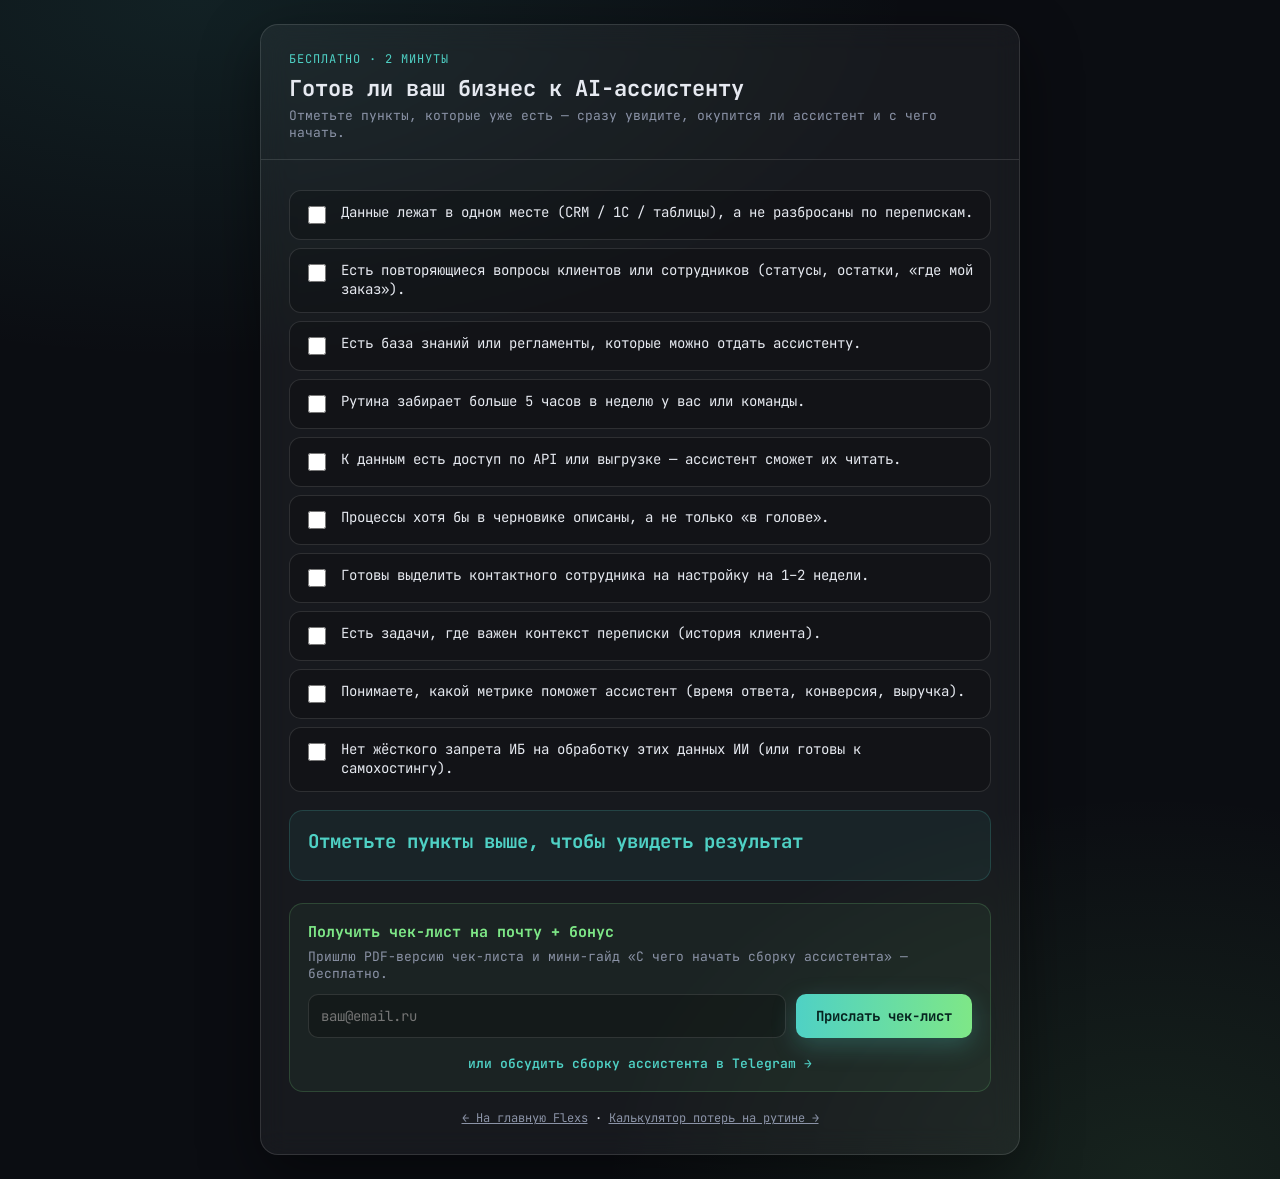
<file: ai-checklist.html>
<!DOCTYPE html>
<html lang="ru" data-theme="dark">
<head>
<meta charset="UTF-8" />
<meta name="viewport" content="width=device-width, initial-scale=1.0" />
  <title>Чек-лист: готов ли ваш бизнес к AI-ассистенту — Flexs</title>
<meta name="description" content="Бесплатный чек-лист из 10 пунктов: узнайте за 2 минуты, окупится ли AI-ассистент в вашем бизнесе и с чего начать." />
<meta property="og:type" content="website" />
<meta property="og:url" content="https://flexdev.pro/ai-checklist.html" />
<meta property="og:title" content="Чек-лист: готов ли бизнес к AI-ассистенту — Flexs" />
<meta property="og:description" content="Бесплатный чек-лист из 10 пунктов: окупится ли AI-ассистент в вашем бизнесе." />
<meta property="og:image" content="https://flexdev.pro/assets/screenshots/bizview-main.png" />
<meta property="og:locale" content="ru_RU" />
<meta name="twitter:card" content="summary_large_image" />
<link rel="canonical" href="https://flexdev.pro/ai-checklist.html" />
<link rel="icon" href="data:image/svg+xml,%3Csvg xmlns='http://www.w3.org/2000/svg' viewBox='0 0 32 32'%3E%3Crect width='32' height='32' rx='8' fill='%234fd1c5'/%3E%3Cpath d='M9 22V10l7 8 7-8v12' stroke='%2306231f' stroke-width='3' fill='none' stroke-linecap='round' stroke-linejoin='round'/%3E%3C/svg%3E" />
<link href="https://fonts.googleapis.com/css2?family=Inter:wght@400;500;600;700&family=JetBrains+Mono:wght@400;500;700&display=swap" rel="stylesheet" />
<style>
  :root {
    --bg: #0b0d12; --glass: rgba(255,255,255,0.05); --glass-brd: rgba(255,255,255,0.12);
    --txt: #e6e9f0; --muted: #8b93a7; --accent: #4fd1c5; --accent2: #7ee787; --warn: #ffb454;
  }
  * { box-sizing: border-box; }
  body {
    margin: 0; min-height: 100vh; font-family: ui-monospace, "JetBrains Mono", Menlo, Consolas, monospace;
    color: var(--txt);
    background: radial-gradient(1200px 600px at 15% 0%, rgba(79,209,197,0.10), transparent 60%),
                radial-gradient(1000px 700px at 90% 100%, rgba(126,231,135,0.10), transparent 55%), var(--bg);
    display: flex; align-items: center; justify-content: center; padding: 24px;
  }
  .card { width: 100%; max-width: 760px; background: var(--glass); border: 1px solid var(--glass-brd);
    border-radius: 18px; backdrop-filter: blur(14px); box-shadow: 0 20px 60px rgba(0,0,0,0.45); overflow: hidden; }
  .head { padding: 26px 28px 18px; border-bottom: 1px solid var(--glass-brd); }
  .tag { font-size: 12px; color: var(--accent); letter-spacing: 1px; text-transform: uppercase; }
  h1 { margin: 8px 0 4px; font-size: 22px; line-height: 1.25; }
  .sub { color: var(--muted); font-size: 13px; }
  .body { padding: 22px 28px 28px; }
  .chk { display: flex; gap: 12px; align-items: flex-start; padding: 12px 14px; margin: 8px 0;
    background: rgba(0,0,0,0.22); border: 1px solid var(--glass-brd); border-radius: 12px; cursor: pointer;
    transition: border-color .15s, background .15s; }
  .chk:hover { border-color: var(--accent); }
  .chk input { margin-top: 3px; width: 18px; height: 18px; accent-color: var(--accent); flex: 0 0 auto; }
  .chk span { font-size: 14px; line-height: 1.4; }
  .result { margin-top: 18px; padding: 18px; border-radius: 14px; background: rgba(79,209,197,0.06);
    border: 1px solid rgba(79,209,197,0.18); }
  .big { font-size: 19px; font-weight: 700; color: var(--accent); }
  .rrow { color: var(--muted); font-size: 13.5px; margin-top: 8px; line-height: 1.5; }
  .capture { margin-top: 22px; padding: 18px; border-radius: 14px; background: rgba(126,231,135,0.05);
    border: 1px solid rgba(126,231,135,0.18); }
  .capture h3 { margin: 0 0 6px; font-size: 15px; color: var(--accent2); }
  .capture p { margin: 0 0 12px; color: var(--muted); font-size: 13px; }
  .cinline { display: flex; gap: 10px; flex-wrap: wrap; }
  .cinline input[type=email] { flex: 1 1 220px; padding: 12px; font-size: 14px; font-family: inherit;
    background: rgba(0,0,0,0.25); color: var(--txt); border: 1px solid var(--glass-brd); border-radius: 10px; }
  .cinline input[type=email]:focus { outline: none; border-color: var(--accent); }
  .btn { display: inline-block; text-decoration: none; cursor: pointer; border: 0;
    background: linear-gradient(90deg, var(--accent), var(--accent2)); color: #06231f; font-weight: 700;
    font-size: 14px; padding: 12px 20px; border-radius: 10px; box-shadow: 0 8px 24px rgba(79,209,197,0.25);
    font-family: inherit; }
  .btn:hover { filter: brightness(1.05); }
  .alt { text-align: center; margin-top: 14px; }
  .alt a { color: var(--accent); text-decoration: none; font-size: 13px; font-weight: 600; }
  .alt a:hover { text-decoration: underline; }
  .back { display: block; text-align: center; margin-top: 18px; font-size: 12px; }
  .back a { color: var(--muted); } .back a:hover { color: var(--accent); }
  .ok { border-color: rgba(126,231,135,0.5) !important; }
</style>
</head>
<body>
  <div class="card">
    <div class="head">
      <div class="tag">Бесплатно · 2 минуты</div>
      <h1>Готов ли ваш бизнес к AI-ассистенту</h1>
      <div class="sub">Отметьте пункты, которые уже есть — сразу увидите, окупится ли ассистент и с чего начать.</div>
    </div>
    <div class="body">
      <label class="chk"><input type="checkbox" data-w="1"><span>Данные лежат в одном месте (CRM / 1С / таблицы), а не разбросаны по перепискам.</span></label>
      <label class="chk"><input type="checkbox" data-w="1"><span>Есть повторяющиеся вопросы клиентов или сотрудников (статусы, остатки, «где мой заказ»).</span></label>
      <label class="chk"><input type="checkbox" data-w="1"><span>Есть база знаний или регламенты, которые можно отдать ассистенту.</span></label>
      <label class="chk"><input type="checkbox" data-w="1"><span>Рутина забирает больше 5 часов в неделю у вас или команды.</span></label>
      <label class="chk"><input type="checkbox" data-w="1"><span>К данным есть доступ по API или выгрузке — ассистент сможет их читать.</span></label>
      <label class="chk"><input type="checkbox" data-w="1"><span>Процессы хотя бы в черновике описаны, а не только «в голове».</span></label>
      <label class="chk"><input type="checkbox" data-w="1"><span>Готовы выделить контактного сотрудника на настройку на 1–2 недели.</span></label>
      <label class="chk"><input type="checkbox" data-w="1"><span>Есть задачи, где важен контекст переписки (история клиента).</span></label>
      <label class="chk"><input type="checkbox" data-w="1"><span>Понимаете, какой метрике поможет ассистент (время ответа, конверсия, выручка).</span></label>
      <label class="chk"><input type="checkbox" data-w="1"><span>Нет жёсткого запрета ИБ на обработку этих данных ИИ (или готовы к самохостингу).</span></label>

      <div class="result" id="result">
        <div class="big" id="verdict">Отметьте пункты выше, чтобы увидеть результат</div>
        <div class="rrow" id="advice"></div>
      </div>

      <div class="capture">
        <h3>Получить чек-лист на почту + бонус</h3>
        <p>Пришлю PDF-версию чек-листа и мини-гайд «С чего начать сборку ассистента» — бесплатно.</p>
        <form id="leadForm">
          <div class="cinline">
            <input type="email" name="email" placeholder="ваш@email.ru" required />
            <button class="btn" type="submit" id="leadBtn">Прислать чек-лист</button>
          </div>
        </form>
        <div id="leadMsg" style="margin-top:10px; font-size:13px; display:none;"></div>
        <div class="alt">
          <a href="https://t.me/SashaShyman">или обсудить сборку ассистента в Telegram →</a>
        </div>
      </div>

      <div class="back"><a href="index.html">← На главную Flexs</a> · <a href="calculator.html">Калькулятор потерь на рутине →</a></div>
    </div>
  </div>

<script>
  const boxes = document.querySelectorAll('input[type=checkbox]');
  const verdict = document.getElementById('verdict');
  const advice = document.getElementById('advice');
  const result = document.getElementById('result');
  function score() {
    let n = 0; boxes.forEach(b => { if (b.checked) n++; });
    if (n === 0) { verdict.textContent = 'Отметьте пункты выше, чтобы увидеть результат'; advice.textContent=''; result.classList.remove('ok'); return; }
    if (n >= 8) { verdict.textContent = '✅ Ассистент окупится быстро — можно собирать.';
      advice.textContent = 'Шаг 1: выделите 1–2 повторяющиеся задачи и контактного сотрудника. После этого можно оценить подходящий формат решения и сроки.'; result.classList.add('ok'); }
    else if (n >= 5) { verdict.textContent = '🟡 Окупится, но нужна небольшая подготовка.';
      advice.textContent = 'Шаг 1: соберите данные в одно место и опишите 1 процесс в черновике — этого хватит для первого прототипа.'; result.classList.add('ok'); }
    else { verdict.textContent = '🟠 Сначала упакуйте процессы, потом автоматизируйте.';
      advice.textContent = 'Шаг 1: опишите рутину (даже в черновике). Без этого ИИ будет гадать. Помогу структурировать — напишите в ТГ.'; result.classList.remove('ok'); }
  }
  boxes.forEach(b => b.addEventListener('change', score));

  // Lead capture form
  document.getElementById('leadForm').addEventListener('submit', async function(e) {
    e.preventDefault();
    const btn = document.getElementById('leadBtn');
    const msg = document.getElementById('leadMsg');
    const email = this.querySelector('[name=email]').value;

    btn.disabled = true;
    btn.textContent = 'Отправка...';

    let n = 0;
    boxes.forEach(b => { if (b.checked) n++; });

    try {
      const res = await fetch('/api/lead', {
        method: 'POST',
        headers: { 'Content-Type': 'application/json' },
        body: JSON.stringify({
          email: email,
          source: 'ai-checklist',
          message: `Чек-лист AI-готовности: ${n}/10 пунктов отмечено`,
        }),
      });

      if (res.ok) {
        msg.style.display = 'block';
        msg.style.color = 'var(--accent2)';
        msg.textContent = '✓ Чек-лист отправлен! Проверьте почту.';
        btn.textContent = 'Отправлено ✓';
        this.querySelector('[name=email]').value = '';
      } else {
        throw new Error('Server error');
      }
    } catch (err) {
      msg.style.display = 'block';
      msg.style.color = 'var(--warn)';
      msg.textContent = 'Не удалось отправить. Напишите в Telegram: @SashaShyman';
      btn.disabled = false;
      btn.textContent = 'Прислать чек-лист';
    }
  });
</script>
</body>
</html>
</file>
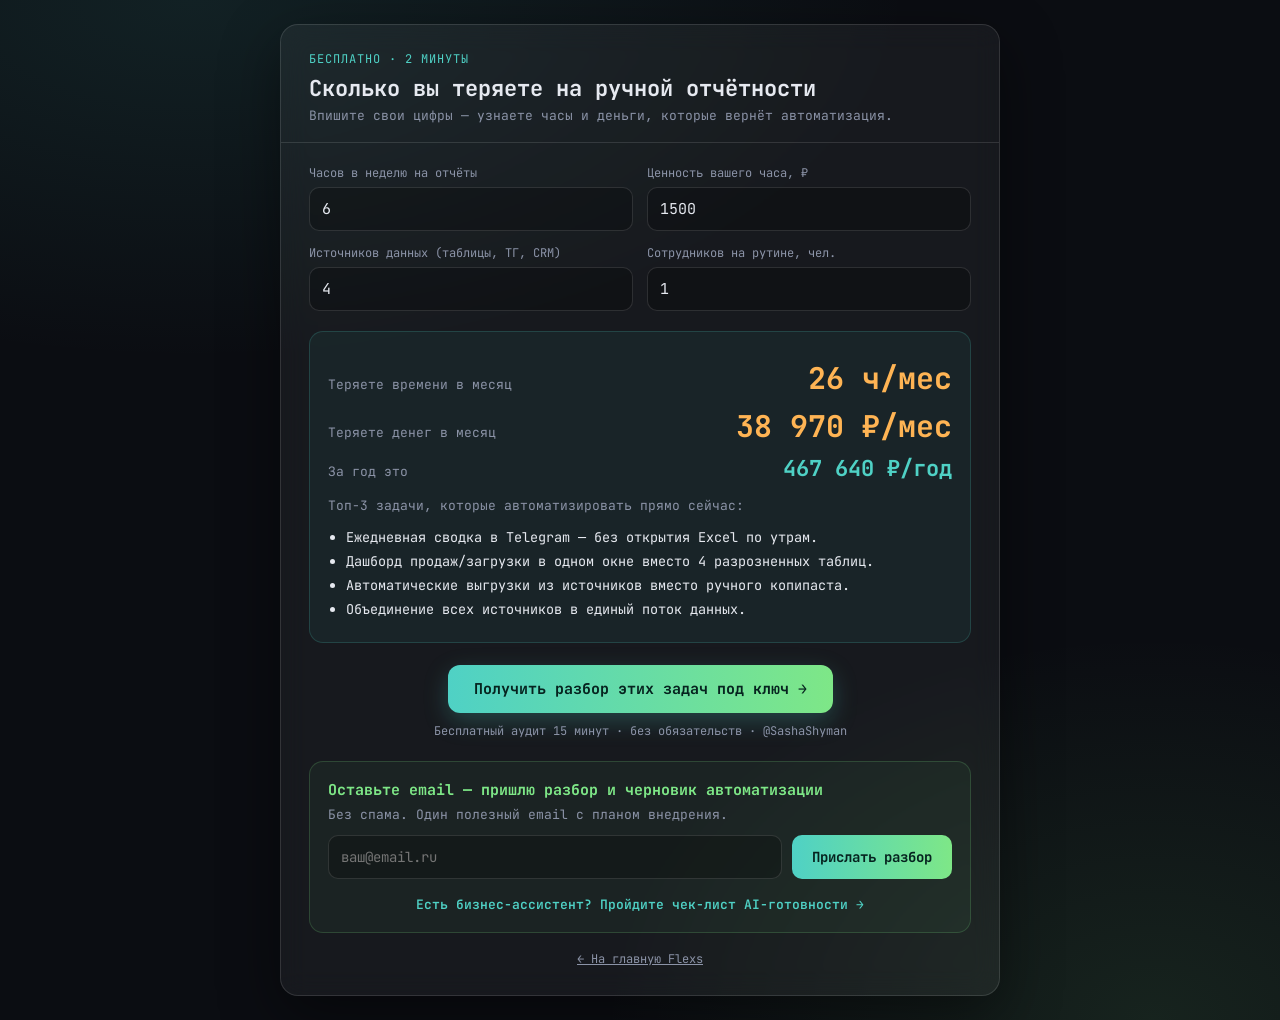
<file: calculator.html>
<!DOCTYPE html>
<html lang="ru" data-theme="dark">
<head>
<meta charset="UTF-8" />
<meta name="viewport" content="width=device-width, initial-scale=1.0" />
  <title>Калькулятор потерь на рутине — Flexs</title>
<meta name="description" content="Бесплатно: узнайте, сколько часов и денег вы теряете на ручной отчётности, и что автоматизировать первым." />
<meta property="og:type" content="website" />
<meta property="og:url" content="https://flexdev.pro/calculator.html" />
<meta property="og:title" content="Калькулятор потерь на рутине — Flexs" />
<meta property="og:description" content="Узнайте, сколько часов и денег вы теряете на ручной отчётности. Без регистрации." />
<meta property="og:image" content="https://flexdev.pro/assets/screenshots/bizview-main.png" />
<meta property="og:locale" content="ru_RU" />
<meta name="twitter:card" content="summary_large_image" />
<link rel="canonical" href="https://flexdev.pro/calculator.html" />
<link rel="icon" href="data:image/svg+xml,%3Csvg xmlns='http://www.w3.org/2000/svg' viewBox='0 0 32 32'%3E%3Crect width='32' height='32' rx='8' fill='%234fd1c5'/%3E%3Cpath d='M9 22V10l7 8 7-8v12' stroke='%2306231f' stroke-width='3' fill='none' stroke-linecap='round' stroke-linejoin='round'/%3E%3C/svg%3E" />
<link href="https://fonts.googleapis.com/css2?family=Inter:wght@400;500;600;700&family=JetBrains+Mono:wght@400;500;700&display=swap" rel="stylesheet" />
<style>
  :root {
    --bg: #0b0d12;
    --glass: rgba(255,255,255,0.05);
    --glass-brd: rgba(255,255,255,0.12);
    --txt: #e6e9f0;
    --muted: #8b93a7;
    --accent: #4fd1c5;
    --accent2: #7ee787;
    --warn: #ffb454;
  }
  * { box-sizing: border-box; }
  body {
    margin: 0; min-height: 100vh;
    font-family: ui-monospace, "JetBrains Mono", Menlo, Consolas, monospace;
    color: var(--txt);
    background:
      radial-gradient(1200px 600px at 15% 0%, rgba(79,209,197,0.10), transparent 60%),
      radial-gradient(1000px 700px at 90% 100%, rgba(126,231,135,0.10), transparent 55%),
      var(--bg);
    display: flex; align-items: center; justify-content: center;
    padding: 24px;
  }
  .card {
    width: 100%; max-width: 720px;
    background: var(--glass);
    border: 1px solid var(--glass-brd);
    border-radius: 18px;
    backdrop-filter: blur(14px);
    box-shadow: 0 20px 60px rgba(0,0,0,0.45);
    overflow: hidden;
  }
  .head { padding: 26px 28px 18px; border-bottom: 1px solid var(--glass-brd); }
  .tag { font-size: 12px; color: var(--accent); letter-spacing: 1px; text-transform: uppercase; }
  h1 { margin: 8px 0 4px; font-size: 22px; line-height: 1.25; }
  .sub { color: var(--muted); font-size: 13px; }
  .body { padding: 22px 28px 28px; }
  .grid { display: grid; grid-template-columns: 1fr 1fr; gap: 14px; }
  .field label { display: block; font-size: 12px; color: var(--muted); margin-bottom: 6px; }
  .field input {
    width: 100%; padding: 11px 12px; font-size: 15px;
    background: rgba(0,0,0,0.25); color: var(--txt);
    border: 1px solid var(--glass-brd); border-radius: 10px;
    font-family: inherit;
  }
  .field input:focus { outline: none; border-color: var(--accent); }
  .result {
    margin-top: 20px; padding: 18px; border-radius: 14px;
    background: rgba(79,209,197,0.06); border: 1px solid rgba(79,209,197,0.18);
  }
  .big { font-size: 30px; font-weight: 700; color: var(--warn); }
  .big.soft { color: var(--accent); font-size: 22px; }
  .rrow { display: flex; justify-content: space-between; align-items: baseline; margin: 8px 0; }
  .rlabel { color: var(--muted); font-size: 13px; }
  ul.tasks { margin: 14px 0 0; padding-left: 18px; }
  ul.tasks li { margin: 6px 0; font-size: 13.5px; }
  .cta { margin-top: 22px; text-align: center; }
  .cta a {
    display: inline-block; text-decoration: none;
    background: linear-gradient(90deg, var(--accent), var(--accent2));
    color: #06231f; font-weight: 700; font-size: 15px;
    padding: 14px 26px; border-radius: 12px;
    box-shadow: 0 8px 24px rgba(79,209,197,0.25);
  }
  .cta a:hover { filter: brightness(1.05); }
  .cta .note { display:block; margin-top: 10px; color: var(--muted); font-size: 12px; }
  .back { display:block; text-align:center; margin-top:18px; font-size:12px; }
  .back a { color: var(--muted); }
  .back a:hover { color: var(--accent); }
  @media (max-width: 560px) { .grid { grid-template-columns: 1fr; } }
</style>
</head>
<body>
  <div class="card">
    <div class="head">
      <div class="tag">Бесплатно · 2 минуты</div>
      <h1>Сколько вы теряете на ручной отчётности</h1>
      <div class="sub">Впишите свои цифры — узнаете часы и деньги, которые вернёт автоматизация.</div>
    </div>
    <div class="body">
      <div class="grid">
        <div class="field">
          <label for="hours">Часов в неделю на отчёты</label>
          <input id="hours" type="number" min="0" step="0.5" value="6" />
        </div>
        <div class="field">
          <label for="rate">Ценность вашего часа, ₽</label>
          <input id="rate" type="number" min="0" step="100" value="1500" />
        </div>
        <div class="field">
          <label for="sources">Источников данных (таблицы, ТГ, CRM)</label>
          <input id="sources" type="number" min="1" step="1" value="4" />
        </div>
        <div class="field">
          <label for="team">Сотрудников на рутине, чел.</label>
          <input id="team" type="number" min="0" step="1" value="1" />
        </div>
      </div>

      <div class="result" id="result">
        <div class="rrow">
          <span class="rlabel">Теряете времени в месяц</span>
          <span class="big" id="outHours">—</span>
        </div>
        <div class="rrow">
          <span class="rlabel">Теряете денег в месяц</span>
          <span class="big" id="outMoney">—</span>
        </div>
        <div class="rrow">
          <span class="rlabel">За год это</span>
          <span class="big soft" id="outYear">—</span>
        </div>
        <div style="margin-top:14px; color:var(--muted); font-size:13px;">Топ-3 задачи, которые автоматизировать прямо сейчас:</div>
        <ul class="tasks" id="tasks"></ul>
      </div>

      <div class="cta">
        <a id="signup" href="https://t.me/SashaShyman">Получить разбор этих задач под ключ →</a>
        <span class="note">Бесплатный аудит 15 минут · без обязательств · @SashaShyman</span>
      </div>

      <div class="capture" style="margin-top:22px; padding:18px; border-radius:14px; background:rgba(126,231,135,0.05); border:1px solid rgba(126,231,135,0.18);">
        <div style="font-size:15px; font-weight:700; color:var(--accent2);">Оставьте email — пришлю разбор и черновик автоматизации</div>
        <div style="color:var(--muted); font-size:13px; margin:6px 0 12px;">Без спама. Один полезный email с планом внедрения.</div>
        <form id="leadForm" style="display:flex; gap:10px; flex-wrap:wrap;">
          <input type="email" name="email" placeholder="ваш@email.ru" required
                 style="flex:1 1 220px; padding:12px; font-size:14px; font-family:inherit; background:rgba(0,0,0,0.25); color:var(--txt); border:1px solid var(--glass-brd); border-radius:10px;" />
          <button type="submit" id="leadBtn" style="border:0; cursor:pointer; background:linear-gradient(90deg,var(--accent),var(--accent2)); color:#06231f; font-weight:700; font-size:14px; padding:12px 20px; border-radius:10px; font-family:inherit;">Прислать разбор</button>
        </form>
        <div id="leadMsg" style="margin-top:10px; font-size:13px; display:none;"></div>
        <div style="text-align:center; margin-top:14px;"><a href="ai-checklist.html" style="color:var(--accent); text-decoration:none; font-size:13px; font-weight:600;">Есть бизнес-ассистент? Пройдите чек-лист AI-готовности →</a></div>
      </div>
      <div class="back"><a href="index.html">← На главную Flexs</a></div>
    </div>
  </div>

<script>
  const $ = id => document.getElementById(id);
  function fmt(n){ return Math.round(n).toLocaleString('ru-RU'); }

  function compute() {
    const hours = parseFloat($('hours').value) || 0;
    const rate  = parseFloat($('rate').value) || 0;
    const src   = parseInt($('sources').value) || 1;
    const team  = parseInt($('team').value) || 0;

    const weeks = 4.33;
    const hoursMonth = hours * weeks * (team > 0 ? team : 1);
    const moneyMonth = hoursMonth * rate;
    const moneyYear = moneyMonth * 12;

    $('outHours').textContent = fmt(hoursMonth) + ' ч/мес';
    $('outMoney').textContent = fmt(moneyMonth) + ' ₽/мес';
    $('outYear').textContent  = fmt(moneyYear) + ' ₽/год';

    const tasks = [
      'Ежедневная сводка в Telegram — без открытия Excel по утрам.',
      'Дашборд продаж/загрузки в одном окне вместо ' + src + ' разрозненных таблиц.',
      'Автоматические выгрузки из источников вместо ручного копипаста.'
    ];
    if (src >= 3) tasks.push('Объединение всех источников в единый поток данных.');
    if (team >= 2) tasks.push('Распределение рутины между сотрудниками без дублей.');

    $('tasks').innerHTML = tasks.map(t => '<li>' + t + '</li>').join('');
  }

  ['hours','rate','sources','team'].forEach(id => $(id).addEventListener('input', compute));
  compute();

  // Lead capture form
  document.getElementById('leadForm').addEventListener('submit', async function(e) {
    e.preventDefault();
    const btn = document.getElementById('leadBtn');
    const msg = document.getElementById('leadMsg');
    const email = this.querySelector('[name=email]').value;

    btn.disabled = true;
    btn.textContent = 'Отправка...';

    const calcData = `Часов/нед: ${$('hours').value}, ₽/час: ${$('rate').value}, Источников: ${$('sources').value}, Команда: ${$('team').value}\nПотери: ${$('outHours').textContent} / ${$('outMoney').textContent} / ${$('outYear').textContent}`;

    try {
      const res = await fetch('/api/lead', {
        method: 'POST',
        headers: { 'Content-Type': 'application/json' },
        body: JSON.stringify({
          email: email,
          source: 'calculator',
          message: 'Заявка с калькулятора рутины',
          calculator_data: calcData,
        }),
      });

      if (res.ok) {
        msg.style.display = 'block';
        msg.style.color = 'var(--accent2)';
        msg.textContent = '✓ Разбор отправлен! Проверьте почту или напишите мне в Telegram.';
        btn.textContent = 'Отправлено ✓';
        this.querySelector('[name=email]').value = '';
      } else {
        throw new Error('Server error');
      }
    } catch (err) {
      msg.style.display = 'block';
      msg.style.color = 'var(--warn)';
      msg.textContent = 'Не удалось отправить. Напишите в Telegram: @SashaShyman';
      btn.disabled = false;
      btn.textContent = 'Прислать разбор';
    }
  });
</script>
</body>
</html>
</file>
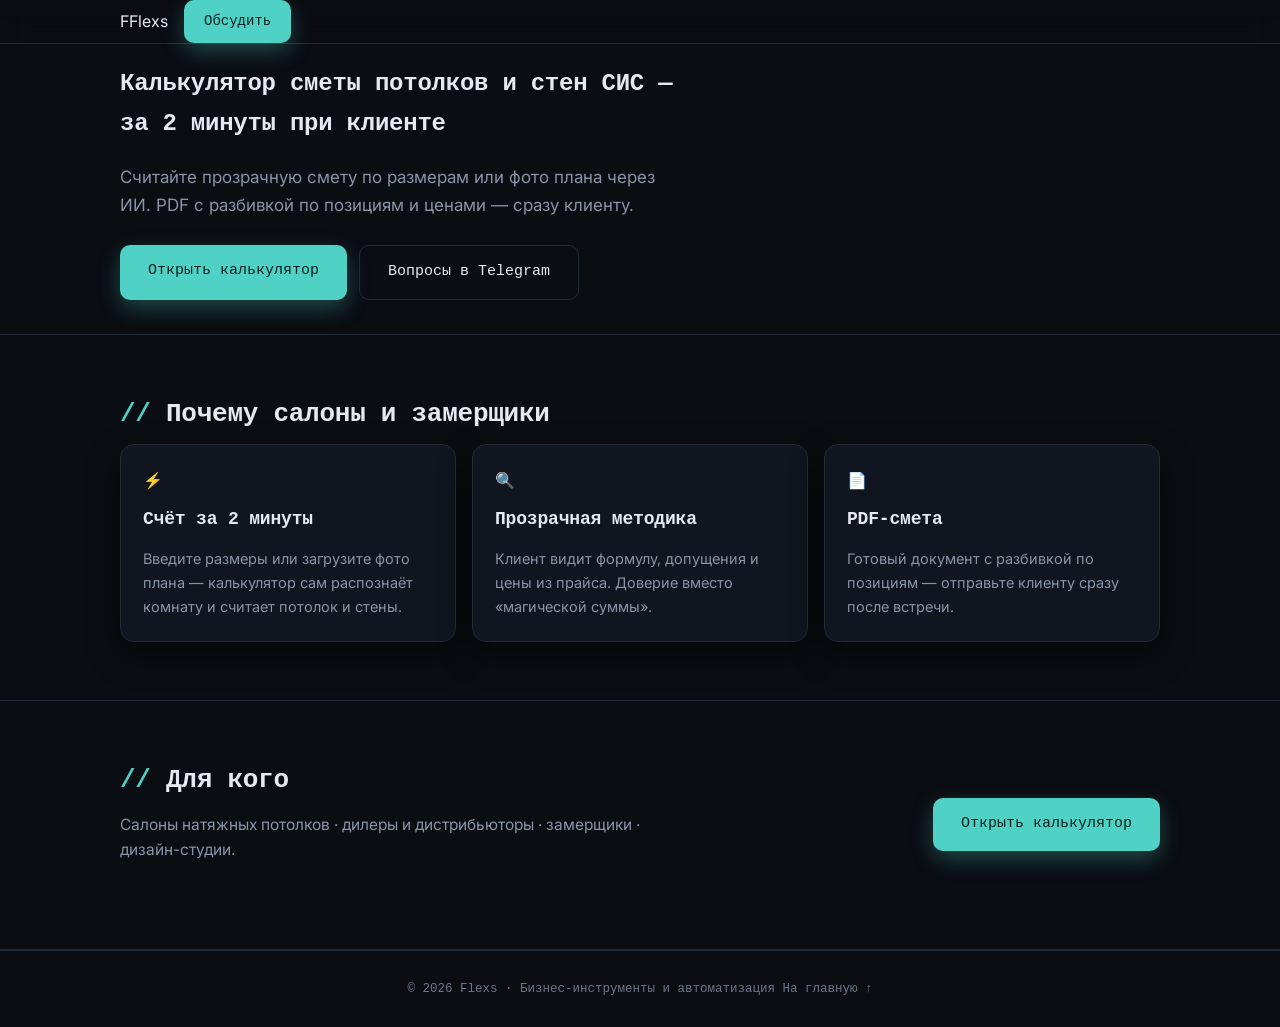
<file: flux.html>
<!DOCTYPE html>
<html lang="ru">
<head>
  <meta charset="UTF-8" />
  <meta name="viewport" content="width=device-width, initial-scale=1.0" />
  <title>Флюкс — калькулятор сметы потолков и стен для салонов и замерщиков</title>
  <meta name="description" content="Калькулятор сметы натяжных потолков и бесшовных стен СИС: расчёт по размерам и фото плана через ИИ, прозрачная методика и PDF-смета. Для салонов, дилеров и замерщиков." />
  <meta property="og:type" content="product" />
  <meta property="og:url" content="https://flexdev.pro/flux.html" />
  <meta property="og:title" content="Флюкс — калькулятор сметы потолков и стен" />
  <meta property="og:description" content="Расчёт по размерам и фото плана через ИИ, PDF-смета. Для салонов, дилеров и замерщиков." />
  <meta property="og:image" content="https://flexdev.pro/assets/screenshots/flux.png" />
  <meta property="og:locale" content="ru_RU" />
  <meta name="twitter:card" content="summary_large_image" />
  <link rel="canonical" href="https://flexdev.pro/flux.html" />
  <link rel="icon" href="data:image/svg+xml,%3Csvg xmlns='http://www.w3.org/2000/svg' viewBox='0 0 32 32'%3E%3Crect width='32' height='32' rx='8' fill='%235B8A8C'/%3E%3Cpath d='M9 22V10l7 8 7-8v12' stroke='white' stroke-width='3' fill='none' stroke-linecap='round' stroke-linejoin='round'/%3E%3C/svg%3E" />
  <link rel="preconnect" href="https://fonts.googleapis.com" />
  <link rel="preconnect" href="https://fonts.gstatic.com" crossorigin />
  <link href="https://fonts.googleapis.com/css2?family=Inter:wght@400;500;600;700;800&display=swap" rel="stylesheet" />
  <link rel="stylesheet" href="css/style.css" />
  <script src="js/analytics.js" defer></script>
</head>
<body>
  <header class="nav" id="top">
    <div class="container nav__inner">
      <a class="logo" href="index.html" aria-label="Flexs">
        <span class="logo__mark">F</span><span class="logo__text">Flexs</span>
      </a>
      <a class="btn btn--primary nav__cta" href="https://t.me/SashaShyman" target="_blank" rel="noopener">Обсудить</a>
    </div>
  </header>

  <main>
    <section class="hero">
      <div class="container hero__inner">
        <div class="hero__text">
          <h1>Калькулятор сметы потолков и стен СИС — за 2 минуты при клиенте</h1>
          <p class="hero__sub">Считайте прозрачную смету по размерам или фото плана через ИИ. PDF с разбивкой по позициям и ценами — сразу клиенту.</p>
          <div class="hero__actions">
            <a class="btn btn--primary btn--lg" href="https://potolok-party.vercel.app/?type=ceiling" target="_blank" rel="noopener">Открыть калькулятор</a>
            <a class="btn btn--ghost btn--lg" href="https://t.me/SashaShyman" target="_blank" rel="noopener">Вопросы в Telegram</a>
          </div>
        </div>
      </div>
    </section>

    <section class="section section--alt">
      <div class="container">
        <div class="section__head">
          <h2 class="section__title">Почему салоны и замерщики</h2>
        </div>
        <div class="grid grid--products">
          <article class="product">
            <div class="product__ic">⚡</div>
            <h3>Счёт за 2 минуты</h3>
            <p>Введите размеры или загрузите фото плана — калькулятор сам распознаёт комнату и считает потолок и стены.</p>
          </article>
          <article class="product">
            <div class="product__ic">🔍</div>
            <h3>Прозрачная методика</h3>
            <p>Клиент видит формулу, допущения и цены из прайса. Доверие вместо «магической суммы».</p>
          </article>
          <article class="product">
            <div class="product__ic">📄</div>
            <h3>PDF-смета</h3>
            <p>Готовый документ с разбивкой по позициям — отправьте клиенту сразу после встречи.</p>
          </article>
        </div>
      </div>
    </section>

    <section class="section contacts">
      <div class="container contacts__inner">
        <div class="contacts__text">
          <h2 class="section__title">Для кого</h2>
          <p class="section__sub">Салоны натяжных потолков · дилеры и дистрибьюторы · замерщики · дизайн-студии.</p>
        </div>
        <a class="btn btn--primary btn--lg" href="https://potolok-party.vercel.app/?type=ceiling" target="_blank" rel="noopener">Открыть калькулятор</a>
      </div>
    </section>
  </main>

  <footer class="footer">
    <div class="container footer__inner">
      <span>© 2026 Flexs · Бизнес-инструменты и автоматизация</span>
      <a href="index.html">На главную ↑</a>
    </div>
  </footer>
</body>
</html>
</file>
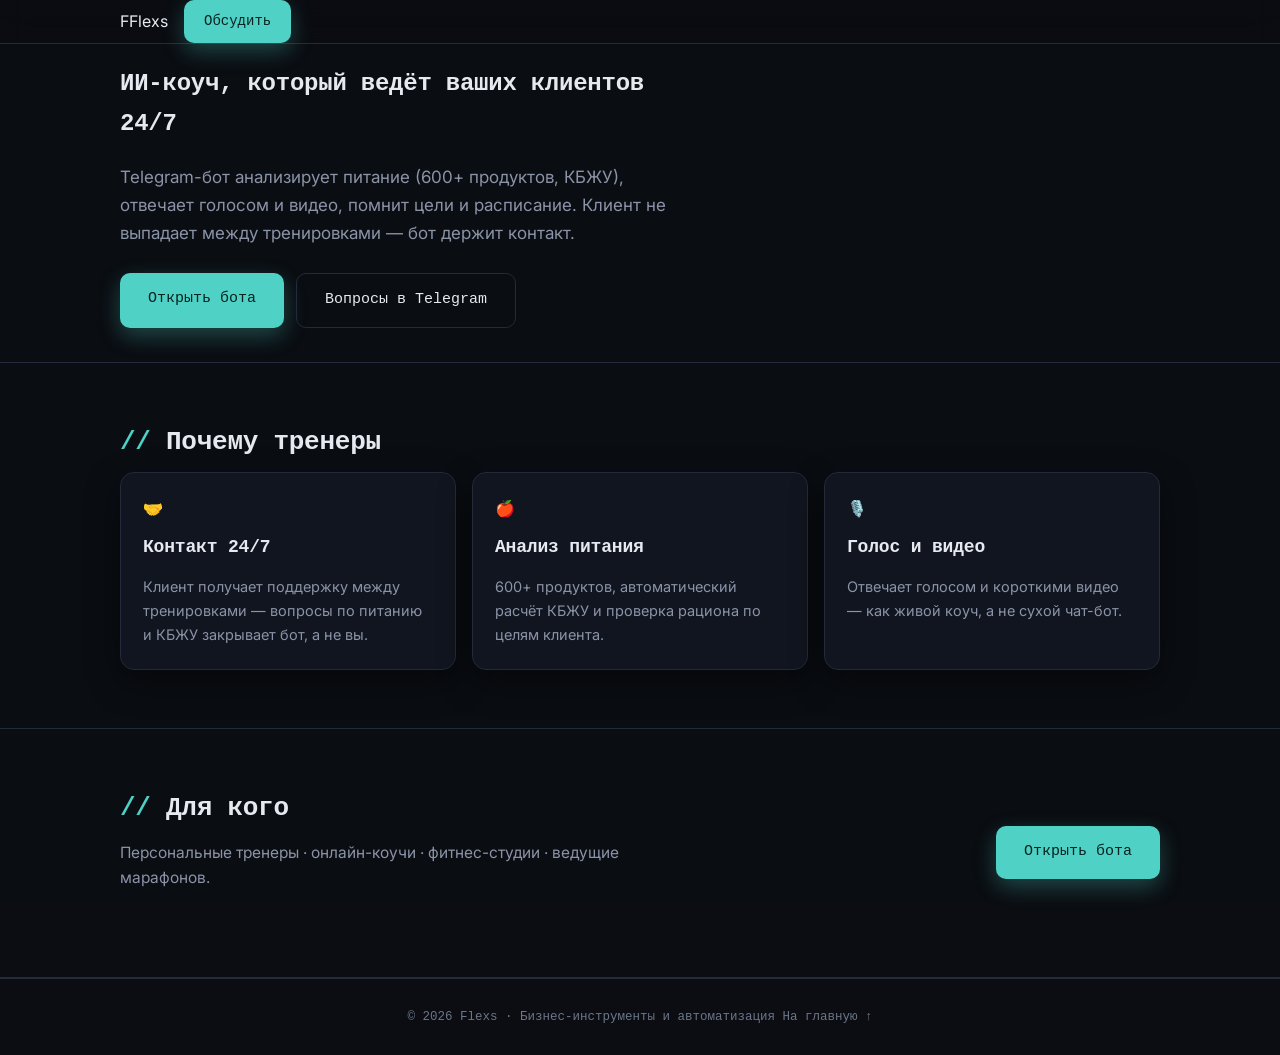
<file: roman.html>
<!DOCTYPE html>
<html lang="ru">
<head>
  <meta charset="UTF-8" />
  <meta name="viewport" content="width=device-width, initial-scale=1.0" />
  <title>Роман — ИИ-коуч для фитнес-тренеров</title>
  <meta name="description" content="Telegram-бот, который ведёт клиентов тренера 24/7: анализ питания (600+ продуктов, КБЖУ), голосовые и видео-ответы, память целей и расписания. Клиент не выпадает между тренировками." />
  <meta property="og:type" content="product" />
  <meta property="og:url" content="https://flexdev.pro/roman.html" />
  <meta property="og:title" content="Роман — ИИ-коуч для фитнес-тренеров" />
  <meta property="og:description" content="Telegram-бот для тренеров: анализ питания, голосовые ответы, память клиентов 24/7." />
  <meta property="og:image" content="https://flexdev.pro/assets/screenshots/trainer.png" />
  <meta property="og:locale" content="ru_RU" />
  <meta name="twitter:card" content="summary_large_image" />
  <link rel="canonical" href="https://flexdev.pro/roman.html" />
  <link rel="icon" href="data:image/svg+xml,%3Csvg xmlns='http://www.w3.org/2000/svg' viewBox='0 0 32 32'%3E%3Crect width='32' height='32' rx='8' fill='%235B8A8C'/%3E%3Cpath d='M9 22V10l7 8 7-8v12' stroke='white' stroke-width='3' fill='none' stroke-linecap='round' stroke-linejoin='round'/%3E%3C/svg%3E" />
  <link rel="preconnect" href="https://fonts.googleapis.com" />
  <link rel="preconnect" href="https://fonts.gstatic.com" crossorigin />
  <link href="https://fonts.googleapis.com/css2?family=Inter:wght@400;500;600;700;800&display=swap" rel="stylesheet" />
  <link rel="stylesheet" href="css/style.css" />
  <script src="js/analytics.js" defer></script>
</head>
<body>
  <header class="nav" id="top">
    <div class="container nav__inner">
      <a class="logo" href="index.html" aria-label="Flexs">
        <span class="logo__mark">F</span><span class="logo__text">Flexs</span>
      </a>
      <a class="btn btn--primary nav__cta" href="https://t.me/SashaShyman" target="_blank" rel="noopener">Обсудить</a>
    </div>
  </header>

  <main>
    <section class="hero">
      <div class="container hero__inner">
        <div class="hero__text">
          <h1>ИИ-коуч, который ведёт ваших клиентов 24/7</h1>
          <p class="hero__sub">Telegram-бот анализирует питание (600+ продуктов, КБЖУ), отвечает голосом и видео, помнит цели и расписание. Клиент не выпадает между тренировками — бот держит контакт.</p>
          <div class="hero__actions">
            <a class="btn btn--primary btn--lg" href="https://t.me/STrenerS_bot" target="_blank" rel="noopener">Открыть бота</a>
            <a class="btn btn--ghost btn--lg" href="https://t.me/SashaShyman" target="_blank" rel="noopener">Вопросы в Telegram</a>
          </div>
        </div>
      </div>
    </section>

    <section class="section section--alt">
      <div class="container">
        <div class="section__head">
          <h2 class="section__title">Почему тренеры</h2>
        </div>
        <div class="grid grid--products">
          <article class="product">
            <div class="product__ic">🤝</div>
            <h3>Контакт 24/7</h3>
            <p>Клиент получает поддержку между тренировками — вопросы по питанию и КБЖУ закрывает бот, а не вы.</p>
          </article>
          <article class="product">
            <div class="product__ic">🍎</div>
            <h3>Анализ питания</h3>
            <p>600+ продуктов, автоматический расчёт КБЖУ и проверка рациона по целям клиента.</p>
          </article>
          <article class="product">
            <div class="product__ic">🎙️</div>
            <h3>Голос и видео</h3>
            <p>Отвечает голосом и короткими видео — как живой коуч, а не сухой чат-бот.</p>
          </article>
        </div>
      </div>
    </section>

    <section class="section contacts">
      <div class="container contacts__inner">
        <div class="contacts__text">
          <h2 class="section__title">Для кого</h2>
          <p class="section__sub">Персональные тренеры · онлайн-коучи · фитнес-студии · ведущие марафонов.</p>
        </div>
        <a class="btn btn--primary btn--lg" href="https://t.me/STrenerS_bot" target="_blank" rel="noopener">Открыть бота</a>
      </div>
    </section>
  </main>

  <footer class="footer">
    <div class="container footer__inner">
      <span>© 2026 Flexs · Бизнес-инструменты и автоматизация</span>
      <a href="index.html">На главную ↑</a>
    </div>
  </footer>
</body>
</html>
</file>
<file: css/style.css>
:root {
  --bg: #0b0d12;
  --bg-soft: #11141b;
  --card: #141925;
  --text: #e6e9f0;
  --muted: #8b93a7;
  --accent: #4fd1c5;
  --accent-2: #7ee787;
  --comment: #6b7689;
  --line: #232a39;
  --shadow: 0 12px 34px rgba(0, 0, 0, 0.45);
  --shadow-hover: 0 18px 44px rgba(79, 209, 197, 0.18);
  --radius: 14px;
  --maxw: 1080px;
  --font-head: "JetBrains Mono", ui-monospace, "Cascadia Code", Consolas, monospace;
  --font-body: "Inter", -apple-system, BlinkMacSystemFont, "Segoe UI", Roboto, Arial, sans-serif;
  --font-mono: "JetBrains Mono", ui-monospace, Consolas, monospace;
}

[data-theme="light"] {
  --bg: #f4f6f8;
  --bg-soft: #ffffff;
  --card: #ffffff;
  --text: #1b1f27;
  --muted: #5a6275;
  --accent: #0d9488;
  --accent-2: #15803d;
  --comment: #8a93a6;
  --line: #e3e7ec;
  --shadow: 0 10px 30px rgba(20, 30, 50, 0.08);
  --shadow-hover: 0 18px 40px rgba(13, 148, 136, 0.16);
}

* { box-sizing: border-box; }
html { scroll-behavior: smooth; }
body {
  margin: 0;
  font-family: var(--font-body);
  background: var(--bg);
  color: var(--text);
  line-height: 1.65;
  -webkit-font-smoothing: antialiased;
  transition: background 0.35s ease, color 0.35s ease;
}

/* ---------- WebGL fluid background ---------- */
#fluid {
  position: fixed;
  inset: 0;
  width: 100%;
  height: 100%;
  z-index: -2;
  display: block;
  pointer-events: none;
}
body::before {
  content: "";
  position: fixed;
  inset: 0;
  z-index: -1;
  pointer-events: none;
  background: color-mix(in srgb, var(--bg) 72%, transparent);
}
@media (prefers-reduced-motion: reduce) {
  #fluid { display: none; }
  body::before { background: transparent; }
}
a { color: inherit; text-decoration: none; }
h1, h2, h3 { font-family: var(--font-head); letter-spacing: -0.01em; }

/* ---------- Nav ---------- */
.nav {
  position: sticky; top: 0; z-index: 50;
  backdrop-filter: blur(12px);
  background: color-mix(in srgb, var(--bg) 84%, transparent);
  border-bottom: 1px solid var(--line);
}
.nav__inner { max-width: var(--maxw); margin: 0 auto; padding: 12px 20px; display: flex; align-items: center; gap: 16px; }
.nav__logo { font-family: var(--font-mono); font-weight: 700; font-size: 18px; }
.nav__logo span { color: var(--accent); }
.nav__links { display: flex; gap: 20px; margin-left: auto; font-family: var(--font-mono); font-size: 14px; color: var(--muted); }
.nav__links a { transition: color 0.15s ease; }
.nav__links a:hover { color: var(--text); }
.nav__actions { display: flex; align-items: center; gap: 10px; }
.theme-toggle {
  border: 1px solid var(--line); background: var(--bg-soft); color: var(--text);
  width: 40px; height: 40px; border-radius: 10px; cursor: pointer; font-size: 18px;
  display: grid; place-items: center; transition: transform 0.15s ease, border-color 0.15s ease;
}
.theme-toggle:hover { transform: rotate(-15deg); border-color: var(--accent); }
.nav__burger { display: none; border: 1px solid var(--line); background: var(--bg-soft); color: var(--text); width: 40px; height: 40px; border-radius: 10px; font-size: 20px; cursor: pointer; }

/* ---------- Buttons ---------- */
.btn {
  display: inline-block; padding: 10px 20px; border-radius: 10px;
  font-family: var(--font-mono); font-weight: 500; font-size: 14px; text-align: center;
  transition: transform 0.15s ease, opacity 0.15s ease, box-shadow 0.15s ease; cursor: pointer;
}
.btn:hover { transform: translateY(-2px); }
.btn--primary { background: var(--accent); color: #06231f; box-shadow: 0 8px 22px rgba(79, 209, 197, 0.3); }
.btn--ghost { border: 1px solid var(--line); color: var(--text); }
.btn--ghost:hover { border-color: var(--accent); color: var(--accent); }
.btn--lg { padding: 14px 28px; font-size: 15px; }

/* ---------- Hero ---------- */
.hero { position: relative; overflow: hidden; border-bottom: 1px solid var(--line); }
.hero__grid {
  position: absolute; inset: 0; z-index: 0; opacity: 0.5;
  background-image:
    linear-gradient(to right, var(--line) 1px, transparent 1px),
    linear-gradient(to bottom, var(--line) 1px, transparent 1px);
  background-size: 38px 38px;
  -webkit-mask-image: radial-gradient(circle at 70% 20%, #000, transparent 70%);
          mask-image: radial-gradient(circle at 70% 20%, #000, transparent 70%);
}
.hero__inner {
  position: relative; z-index: 1;
  max-width: var(--maxw); margin: 0 auto; padding: 64px 20px 60px;
  display: grid; grid-template-columns: 1.3fr 0.9fr; gap: 48px; align-items: center;
}
.badge {
  display: inline-flex; align-items: center; gap: 8px; font-family: var(--font-mono);
  font-size: 12.5px; color: var(--accent-2);
  background: color-mix(in srgb, var(--accent-2) 12%, transparent);
  border: 1px solid color-mix(in srgb, var(--accent-2) 35%, transparent);
  padding: 5px 12px; border-radius: 999px; margin-bottom: 16px;
}
.badge__dot { width: 8px; height: 8px; border-radius: 50%; background: var(--accent-2); box-shadow: 0 0 0 3px color-mix(in srgb, var(--accent-2) 30%, transparent); }
.hero__comment { font-family: var(--font-mono); color: var(--comment); font-size: 14px; margin: 0 0 10px; }
.hero__title { font-size: clamp(40px, 7vw, 72px); line-height: 1.02; margin: 0 0 14px; font-weight: 700; }
.hero__terminal { font-family: var(--font-mono); font-size: 14px; color: var(--muted); margin: 0 0 18px; }
.term-user { color: var(--accent); }
.term-sep { color: var(--comment); }
.hero__sub { color: var(--muted); font-size: 17px; margin: 0 0 26px; max-width: 560px; }
.hero__actions { display: flex; flex-wrap: wrap; gap: 12px; margin-bottom: 34px; }
.hero__facts { list-style: none; display: flex; flex-wrap: wrap; gap: 30px; padding: 0; margin: 0; font-family: var(--font-mono); }
.hero__facts li { display: flex; flex-direction: column; }
.hero__facts strong { font-size: 17px; }
.hero__facts span { color: var(--muted); font-size: 13px; }

/* ---------- Hero terminal card ---------- */
.hero__media { display: flex; flex-direction: column; }
.terminal { border: 1px solid var(--line); border-radius: var(--radius); overflow: hidden; background: color-mix(in srgb, var(--bg-soft) 80%, transparent); backdrop-filter: blur(9px); -webkit-backdrop-filter: blur(9px); box-shadow: var(--shadow); }
.terminal__bar { display: flex; align-items: center; gap: 8px; padding: 10px 14px; background: color-mix(in srgb, var(--line) 50%, var(--bg-soft)); border-bottom: 1px solid var(--line); }
.tdot { width: 11px; height: 11px; border-radius: 50%; }
.tdot.r { background: #ff5f56; } .tdot.y { background: #ffbd2e; } .tdot.g { background: #27c93f; }
.terminal__title { font-family: var(--font-mono); font-size: 12.5px; color: var(--muted); margin-left: 8px; }
.terminal__body { margin: 0; padding: 18px 20px; font-family: var(--font-mono); font-size: 14px; line-height: 1.9; color: var(--text); overflow-x: auto; white-space: pre-wrap; }
.term-cmd { color: var(--accent); display: block; margin-bottom: 8px; }
.terminal__body .k { color: var(--accent-2); }

/* ---------- Layout ---------- */
.container { max-width: var(--maxw); margin: 0 auto; padding: 0 20px; }
.section { padding: 58px 0; border-bottom: 1px solid var(--line); }
.section__title { font-size: 26px; margin: 0 0 8px; font-weight: 700; }
.section__title::before { content: "// "; color: var(--accent); }
.section__sub { color: var(--muted); margin: 0 0 28px; font-size: 15.5px; }

/* ---------- Generic grid + card ---------- */
.grid { display: grid; grid-template-columns: repeat(auto-fill, minmax(300px, 1fr)); gap: 16px; }
.card {
  background: color-mix(in srgb, var(--card) 78%, transparent);
  backdrop-filter: blur(9px); -webkit-backdrop-filter: blur(9px);
  border: 1px solid var(--line); border-radius: var(--radius);
  padding: 20px; display: flex; flex-direction: column; box-shadow: var(--shadow);
  transition: transform 0.18s ease, border-color 0.18s ease, box-shadow 0.18s ease;
}
.card:hover { transform: translateY(-4px); border-color: var(--accent); box-shadow: var(--shadow-hover); }
.card__head { display: flex; align-items: center; justify-content: space-between; gap: 10px; margin-bottom: 10px; }
.card__head h3 { margin: 0; font-size: 18px; }
.card__tag { font-family: var(--font-mono); font-size: 11.5px; color: var(--accent); border: 1px solid var(--line); padding: 3px 8px; border-radius: 6px; white-space: nowrap; }
.card p { color: var(--muted); margin: 0; font-size: 14.5px; }
.card--wide { grid-column: 1 / -1; }

/* ---------- Cases ---------- */
.grid--cases { grid-template-columns: repeat(auto-fill, minmax(320px, 1fr)); }
.case {
  background: color-mix(in srgb, var(--card) 78%, transparent);
  backdrop-filter: blur(9px); -webkit-backdrop-filter: blur(9px);
  border: 1px solid var(--line); border-radius: var(--radius); overflow: hidden;
  display: flex; flex-direction: column; box-shadow: var(--shadow);
  transition: transform 0.18s ease, border-color 0.18s ease;
}
.case:hover { transform: translateY(-4px); border-color: var(--accent); }
.case__shot { aspect-ratio: 16 / 9; background: var(--bg-soft); overflow: hidden; border-bottom: 1px solid var(--line); }
.case__shot img { width: 100%; height: 100%; object-fit: cover; display: block; }
.case__shot--ph { display: grid; place-items: center; background: linear-gradient(135deg, color-mix(in srgb, var(--accent) 14%, var(--bg-soft)), var(--bg-soft)); color: var(--comment); font-family: var(--font-mono); font-size: 13px; letter-spacing: 0.04em; text-align: center; padding: 0 16px; }
.case__body { padding: 18px 20px; display: flex; flex-direction: column; gap: 10px; }
.case__tag { font-family: var(--font-mono); font-size: 11.5px; color: var(--accent); border: 1px solid var(--line); padding: 3px 8px; border-radius: 6px; align-self: flex-start; }
.case__body h3 { margin: 0; font-size: 17px; font-family: var(--font-head); }
.case__body p { margin: 0; color: var(--muted); font-size: 14px; }
.case__result { font-family: var(--font-mono); font-size: 12.5px; color: var(--accent-2); }
.case__links { display: flex; flex-wrap: wrap; gap: 10px; margin-top: 2px; }
.case__link { font-family: var(--font-mono); font-size: 13px; color: var(--accent); }
.case__link:hover { color: var(--accent-2); }

/* ---------- Reviews ---------- */
.grid--reviews { grid-template-columns: repeat(auto-fill, minmax(280px, 1fr)); }
.review {
  background: color-mix(in srgb, var(--card) 78%, transparent);
  backdrop-filter: blur(9px); -webkit-backdrop-filter: blur(9px);
  border: 1px solid var(--line); border-radius: var(--radius);
  padding: 20px; display: flex; flex-direction: column; gap: 12px; box-shadow: var(--shadow);
}
.review__stars { color: var(--accent); letter-spacing: 2px; }
.review__text { margin: 0; color: var(--text); font-size: 14.5px; }
.review__who { display: flex; flex-direction: column; }
.review__name { font-weight: 600; font-family: var(--font-mono); }
.review__role { color: var(--muted); font-size: 13px; }

/* ---------- Products ---------- */
.grid--products { grid-template-columns: repeat(auto-fill, minmax(320px, 1fr)); }
.product {
  background: color-mix(in srgb, var(--card) 78%, transparent);
  backdrop-filter: blur(9px); -webkit-backdrop-filter: blur(9px);
  border: 1px solid var(--line); border-radius: var(--radius);
  padding: 22px; display: flex; flex-direction: column; gap: 12px; box-shadow: var(--shadow);
}
.product h3 { margin: 0; font-size: 18px; font-family: var(--font-head); }
.product p { margin: 0; color: var(--muted); font-size: 14.5px; }
.product__feat { list-style: none; padding: 0; margin: 0; display: grid; gap: 8px; font-family: var(--font-mono); font-size: 13px; color: var(--text); }
.product__feat li::before { content: "> "; color: var(--accent); }
.product .btn { margin-top: auto; }

/* ---------- Steps ---------- */
.steps { display: grid; grid-template-columns: repeat(auto-fit, minmax(220px, 1fr)); gap: 16px; }
.step {
  background: color-mix(in srgb, var(--card) 78%, transparent);
  backdrop-filter: blur(9px); -webkit-backdrop-filter: blur(9px);
  border: 1px solid var(--line); border-radius: var(--radius); padding: 20px; box-shadow: var(--shadow);
}
.step__n { display: inline-grid; place-items: center; width: 34px; height: 34px; border-radius: 9px; background: color-mix(in srgb, var(--accent) 16%, transparent); color: var(--accent); font-family: var(--font-mono); font-weight: 700; margin-bottom: 10px; }
.step h3 { margin: 0 0 6px; font-size: 16px; font-family: var(--font-body); font-weight: 600; }
.step p { margin: 0; color: var(--muted); font-size: 14px; }

/* ---------- Pricing ---------- */
.grid--pricing { grid-template-columns: repeat(auto-fit, minmax(260px, 1fr)); }
.price {
  background: color-mix(in srgb, var(--card) 78%, transparent);
  backdrop-filter: blur(9px); -webkit-backdrop-filter: blur(9px);
  border: 1px solid var(--line); border-radius: var(--radius);
  padding: 24px; display: flex; flex-direction: column; gap: 14px; box-shadow: var(--shadow); position: relative;
}
.price--best { border-color: var(--accent); box-shadow: var(--shadow-hover); }
.price__flag { position: absolute; top: -12px; left: 24px; background: var(--accent); color: #06231f; font-family: var(--font-mono); font-size: 12px; padding: 3px 10px; border-radius: 999px; }
.price__name { margin: 0; font-size: 18px; font-family: var(--font-head); }
.price__cost { font-family: var(--font-mono); font-size: 24px; color: var(--accent); }
.price__list { list-style: none; padding: 0; margin: 0; display: grid; gap: 8px; color: var(--muted); font-size: 14px; }
.price__list li::before { content: "— "; color: var(--accent); }
.price .btn { margin-top: auto; }

/* ---------- Contacts ---------- */
.contacts__inner { display: flex; flex-wrap: wrap; align-items: center; justify-content: space-between; gap: 24px; }
.contacts__text { max-width: 560px; }
.contacts__text .section__title { margin-bottom: 10px; }
.contacts__links { display: flex; flex-wrap: wrap; gap: 12px; margin-top: 16px; }
.chip { font-family: var(--font-mono); font-size: 13.5px; border: 1px solid var(--line); border-radius: 999px; padding: 8px 14px; color: var(--text); transition: border-color 0.15s ease, color 0.15s ease; }
.chip:hover { border-color: var(--accent); color: var(--accent); }

/* ---------- Contact Form ---------- */
.contact-form {
  display: flex;
  flex-direction: column;
  gap: 12px;
  min-width: 320px;
  max-width: 400px;
}
.contact-input {
  padding: 12px 14px;
  font-size: 14px;
  font-family: var(--font-body);
  background: rgba(255,255,255,0.04);
  color: var(--text);
  border: 1px solid var(--line);
  border-radius: 10px;
  transition: border-color 0.15s ease;
  resize: vertical;
}
.contact-input:focus {
  outline: none;
  border-color: var(--accent);
}
.contact-input::placeholder {
  color: var(--muted);
}
.contact-form .btn { align-self: stretch; }
@media (max-width: 860px) {
  .contacts__inner { flex-direction: column; text-align: center; }
  .contact-form { min-width: unset; max-width: unset; width: 100%; }
}

/* ---------- Free tool (lead magnet) ---------- */
.lead { display: grid; grid-template-columns: 1.05fr 0.95fr; gap: 36px; align-items: center; }
.lead__text .badge { margin-bottom: 14px; }
.lead__text .section__sub { margin-top: 10px; margin-bottom: 22px; }
.lead__media { display: flex; justify-content: center; }
.lead__media .terminal { width: 100%; max-width: 360px; }
@media (max-width: 860px) {
  .lead { grid-template-columns: 1fr; text-align: center; }
  .lead__text .section__title, .lead__text .section__sub { margin-left: auto; margin-right: auto; }
  .lead__media { order: -1; }
}

/* ---------- Footer ---------- */
.footer { text-align: center; font-family: var(--font-mono); color: var(--comment); font-size: 12.5px; padding: 28px 20px; border-top: 1px solid var(--line); }

/* ---------- Reveal ---------- */
.reveal { opacity: 0; transform: translateY(20px); }
.reveal.in-view { opacity: 1; transform: none; transition: opacity 0.6s ease, transform 0.6s ease; }

/* ---------- Responsive ---------- */
@media (max-width: 860px) {
  .hero__inner { grid-template-columns: 1fr; text-align: center; gap: 30px; }
  .hero__text { order: 2; }
  .hero__media { order: 1; }
  .hero__actions, .hero__facts { justify-content: center; }
  .hero__sub { margin-left: auto; margin-right: auto; }
  .hero__grid { display: none; }
}
@media (max-width: 720px) {
  .nav__links { position: absolute; top: 100%; left: 0; right: 0; flex-direction: column; gap: 0; background: var(--bg-soft); border-bottom: 1px solid var(--line); padding: 8px 20px 14px; display: none; font-family: var(--font-mono); }
  .nav__links.open { display: flex; }
  .nav__links a { padding: 10px 0; border-bottom: 1px solid var(--line); }
  .nav__cta { display: none; }
  .nav__burger { display: grid; place-items: center; }
}
</file>
